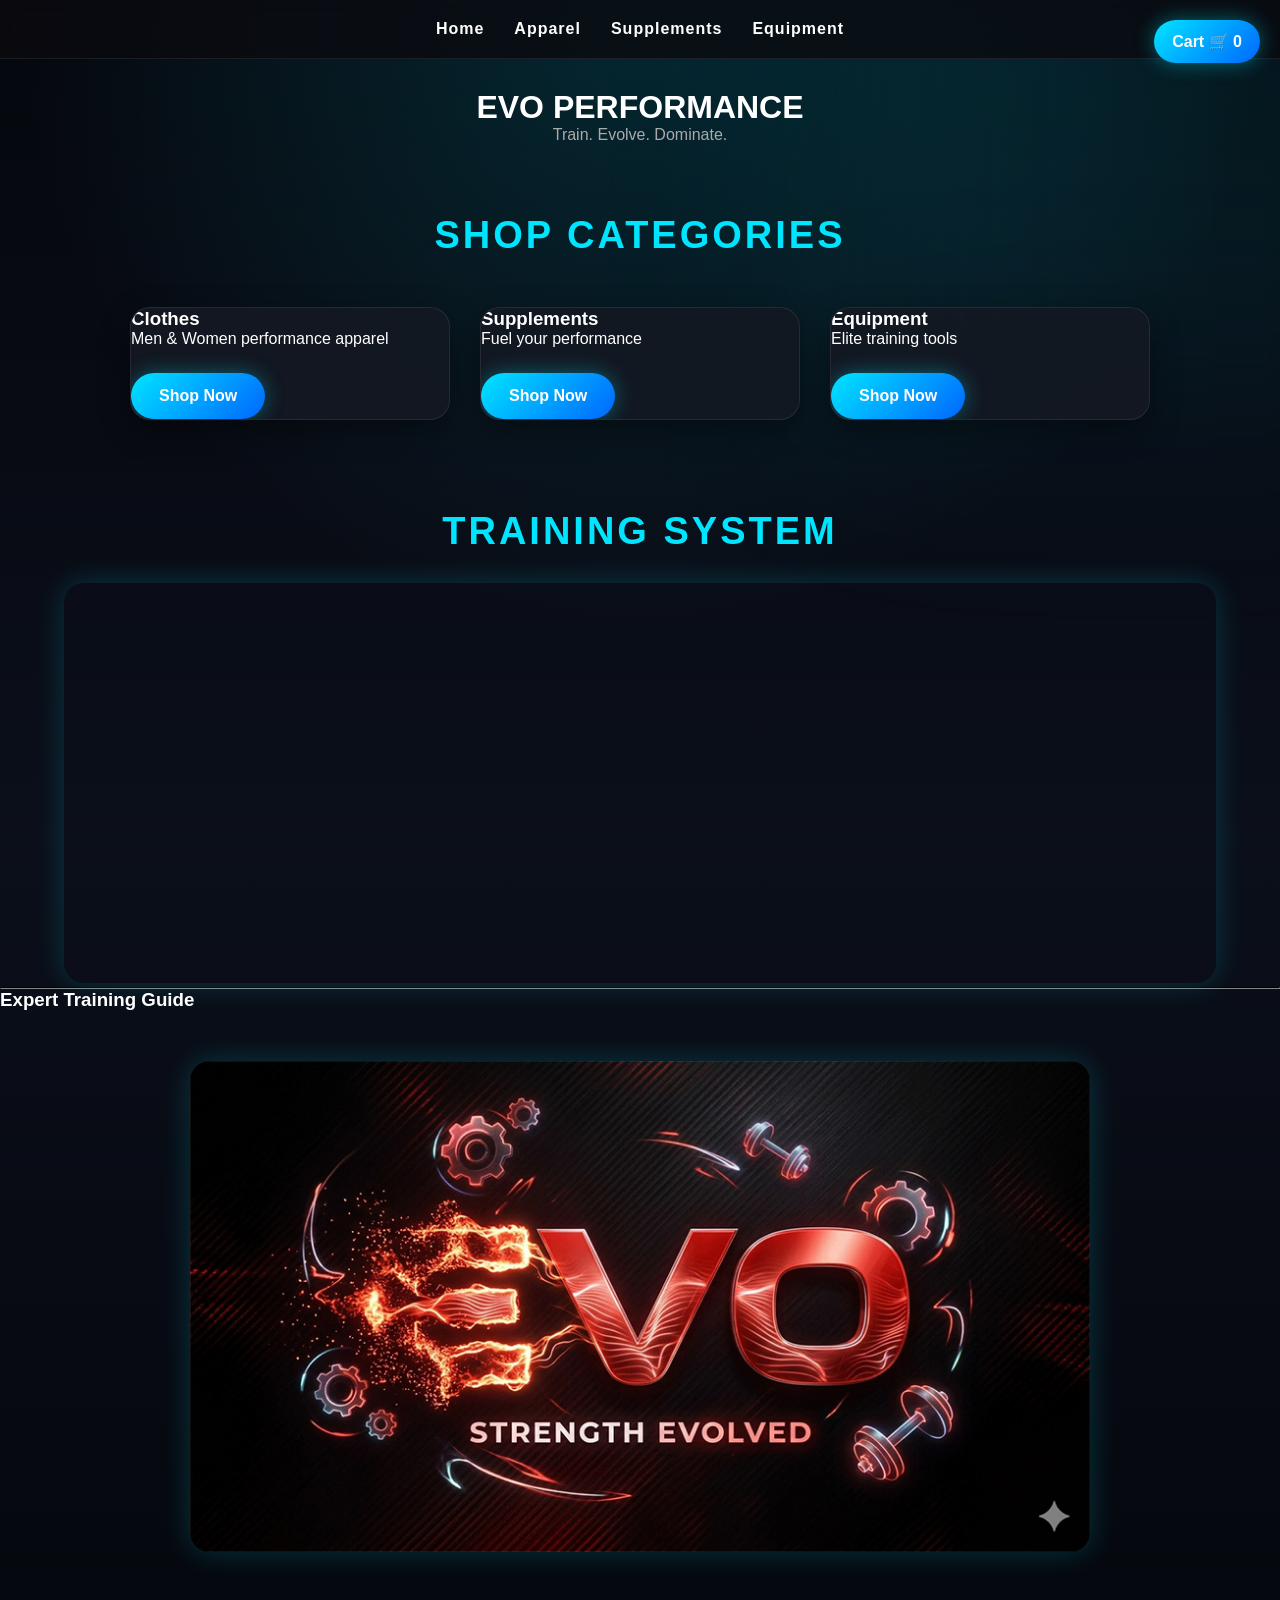
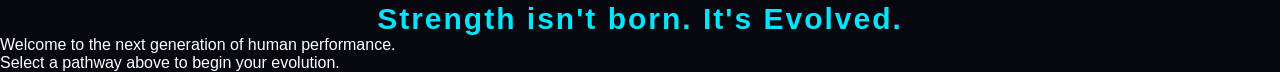
<file: index.html>
<!DOCTYPE html>
<html lang="en">
<head>
    <meta charset="UTF-8">
    <title>EVO - Performance Store</title>
    <link rel="stylesheet" href="style.css">
</head>

<body>

<!-- 🛒 CART -->
<a href="cart.html" class="cart-button">
    Cart 🛒 <span id="cart-count">0</span>
</a>

<!-- NAV -->
<nav>
    <a href="index.html">Home</a>
    <a href="pages/apparel.html">Apparel</a>
    <a href="pages/supplements.html">Supplements</a>
    <a href="pages/equipment.html">Equipment</a>
</nav>

<!-- HERO -->
<h1 style="text-align:center; margin-top:30px;">EVO PERFORMANCE</h1>
<p style="text-align:center; color:#aaa;">
    Train. Evolve. Dominate.
</p>

<!-- CATEGORY SECTION -->
<h2 class="section-title">Shop Categories</h2>

<div class="category-grid">

    <div class="category-card">
        <h3>Clothes</h3>
        <p>Men & Women performance apparel</p>
        <a href="pages/apparel.html" class="btn">Shop Now</a>
    </div>

    <div class="category-card">
        <h3>Supplements</h3>
        <p>Fuel your performance</p>
        <a href="pages/supplements.html" class="btn">Shop Now</a>
    </div>

    <div class="category-card">
        <h3>Equipment</h3>
        <p>Elite training tools</p>
        <a href="pages/equipment.html" class="btn">Shop Now</a>
    </div>

</div>

<!-- VIDEO -->
<h2 class="section-title">Training System</h2>

<div style="width:90%; margin:auto;">
    <iframe width="100%" height="400"
        src="https://www.youtube.com/embed/ml6cT4AZdqI"
        frameborder="0" allowfullscreen>
    </iframe>
</div>
<hr style="border-color: #333;">

    <h3>Expert Training Guide</h3>

    <div class="slideshow-container">
        <img class="slides" src="evo1.jpg" alt="EVO Fire Strength">
        <img class="slides" src="evo2.jpg" alt="EVO Neural Strength">
        <img class="slides" src="evo3.jpg" alt="EVO Logo Neon">
    </div>

    <script>
        let slideIndex = 0;
        showSlides();

        function showSlides() {
            let slides = document.getElementsByClassName("slides");

            // Safety check: If no images are found, don't run the script
            if (slides.length === 0) return;

            // Hide all images
            for (let i = 0; i < slides.length; i++) {
                slides[i].style.display = "none";
            }

            slideIndex++;

            // Reset back to the first image if we reach the end
            if (slideIndex > slides.length) {
                slideIndex = 1;
            }

            // Show the current image
            slides[slideIndex - 1].style.display = "block";

            // Change image every 3 seconds
            setTimeout(showSlides, 3000);
        }
    </script>

    <p class="tagline">Strength isn't born. It's Evolved.</p>

    <p>
        Welcome to the next generation of human performance.<br>
        Select a pathway above to begin your evolution.
    </p>

<script src="cart.js"></script>

</body>
</html>
</file>
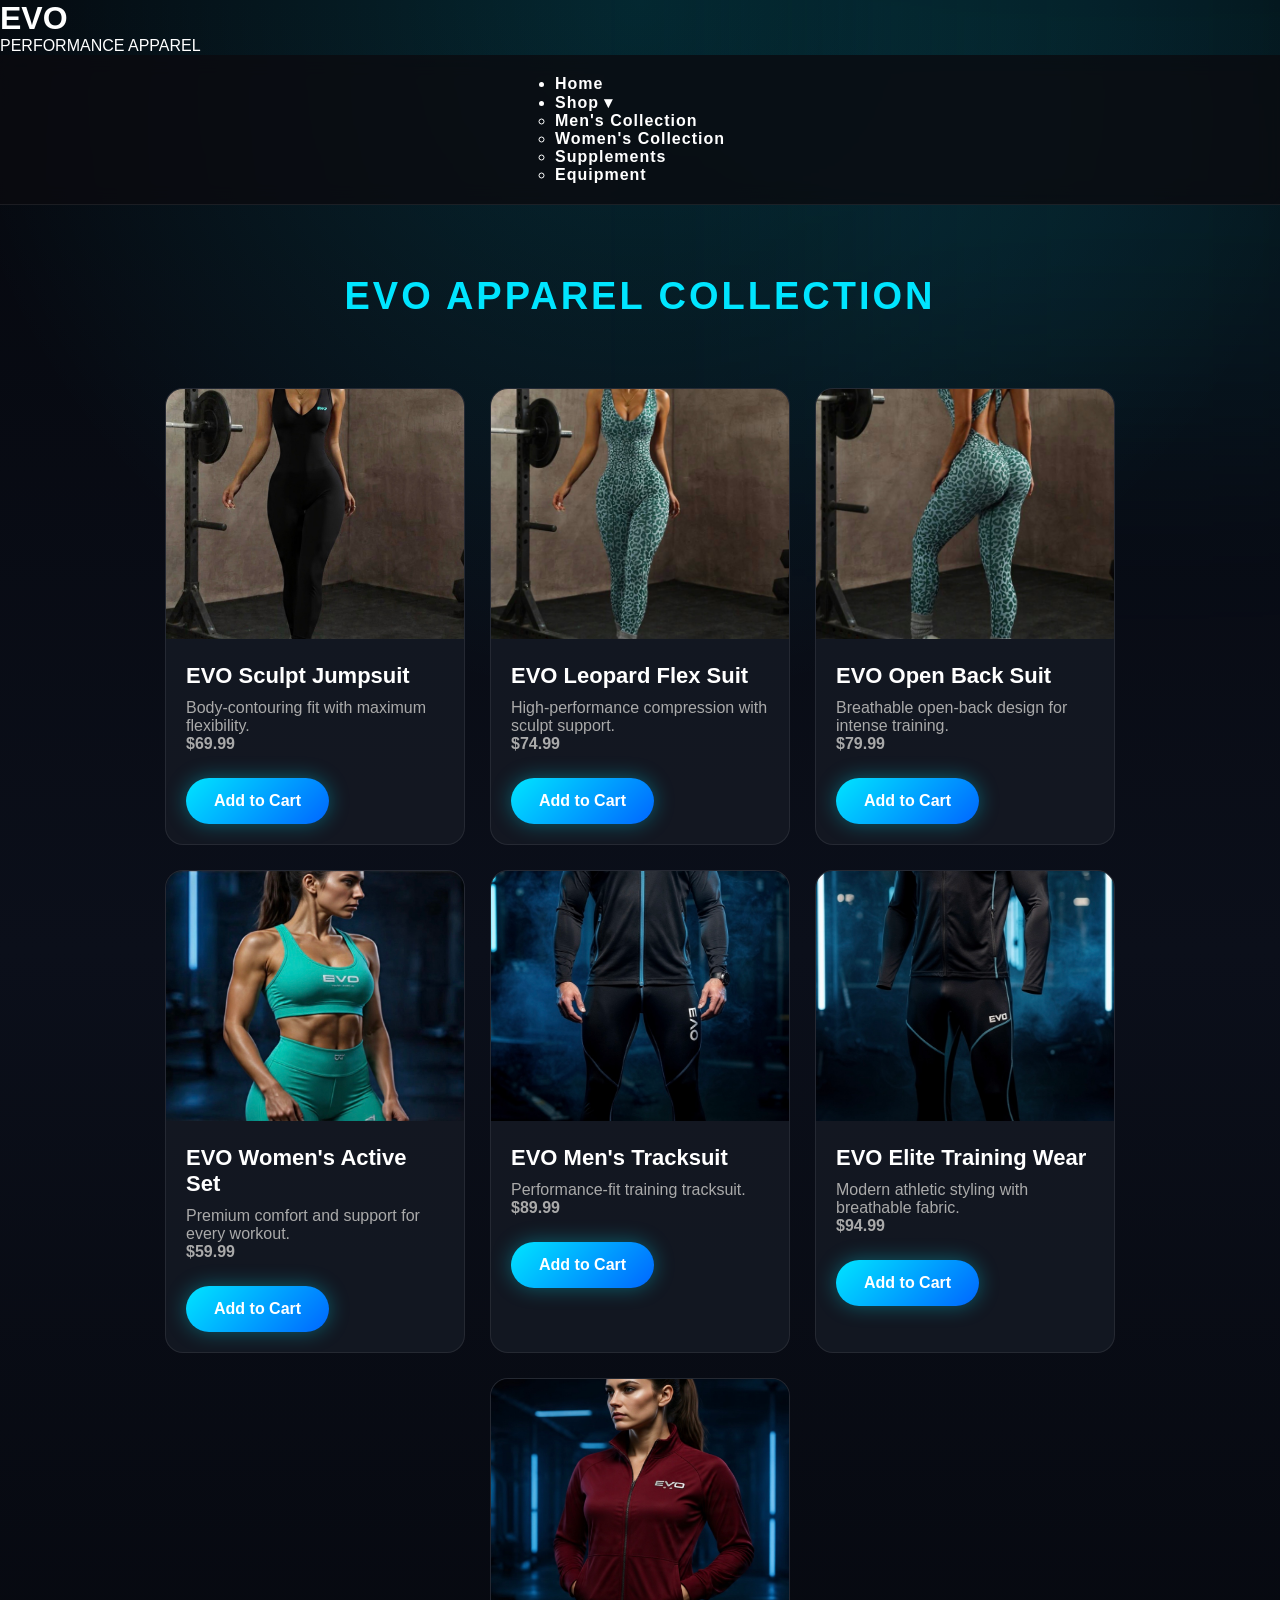
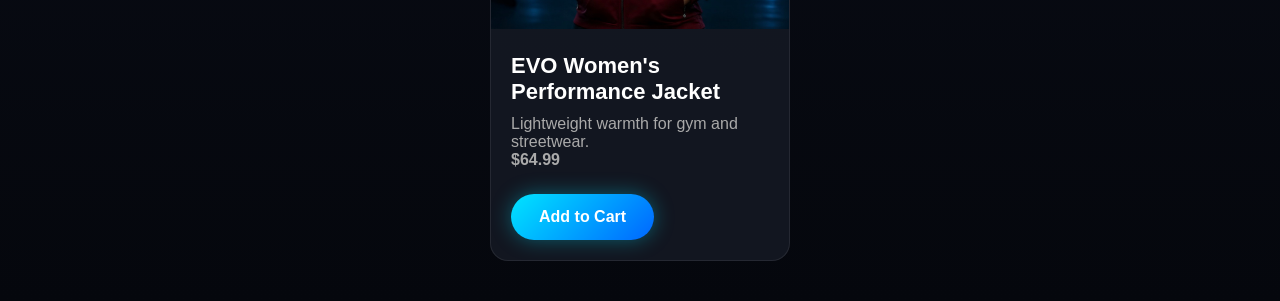
<file: apparel.html>
<!DOCTYPE html>
<html lang="en">
<head>
    <meta charset="UTF-8">
    <title>EVO - Apparel</title>
    <link rel="stylesheet" href="../style.css">
</head>
<body>

<header>
    <h1>EVO</h1>
    <p>PERFORMANCE APPAREL</p>
</header>

<nav>
    <ul class="main-nav">
        <li><a href="../index.html">Home</a></li>

        <li class="dropdown">
            <a href="#">Shop &#9662;</a>

            <ul class="submenu">
                <li><a href="mens.html">Men's Collection</a></li>
                <li><a href="womens.html">Women's Collection</a></li>
                <li><a href="supplements.html">Supplements</a></li>
                <li><a href="equipment.html">Equipment</a></li>
            </ul>
        </li>
    </ul>
</nav>

<div class="container">

    <h2 class="section-title">EVO Apparel Collection</h2>

    <div class="product-grid">

        <div class="product-card">
            <img src="../images/bljumper.jpg" alt="Black EVO Jumpsuit">

            <div class="product-info">
                <h4>EVO Sculpt Jumpsuit</h4>
                <p>Body-contouring fit with maximum flexibility.</p>
                <p><strong>$69.99</strong></p>

                <a href="#" class="btn">Add to Cart</a>
            </div>
        </div>

        <div class="product-card">
            <img src="../images/armyjump.jpg" alt="Army Leopard Jumpsuit">

            <div class="product-info">
                <h4>EVO Leopard Flex Suit</h4>
                <p>High-performance compression with sculpt support.</p>
                <p><strong>$74.99</strong></p>

                <a href="#" class="btn">Add to Cart</a>
            </div>
        </div>

        <div class="product-card">
            <img src="../images/backarmy.jpg" alt="Back View Jumpsuit">

            <div class="product-info">
                <h4>EVO Open Back Suit</h4>
                <p>Breathable open-back design for intense training.</p>
                <p><strong>$79.99</strong></p>

                <a href="#" class="btn">Add to Cart</a>
            </div>
        </div>

        <div class="product-card">
            <img src="../images/greenwomenset.jpg" alt="Women's Set">

            <div class="product-info">
                <h4>EVO Women's Active Set</h4>
                <p>Premium comfort and support for every workout.</p>
                <p><strong>$59.99</strong></p>

                <a href="#" class="btn">Add to Cart</a>
            </div>
        </div>

        <div class="product-card">
            <img src="../images/mensu.jpg" alt="Men Tracksuit">

            <div class="product-info">
                <h4>EVO Men's Tracksuit</h4>
                <p>Performance-fit training tracksuit.</p>
                <p><strong>$89.99</strong></p>

                <a href="#" class="btn">Add to Cart</a>
            </div>
        </div>

        <div class="product-card">
            <img src="../images/mensut.jpg" alt="Men Tracksuit Side">

            <div class="product-info">
                <h4>EVO Elite Training Wear</h4>
                <p>Modern athletic styling with breathable fabric.</p>
                <p><strong>$94.99</strong></p>

                <a href="#" class="btn">Add to Cart</a>
            </div>
        </div>

        <div class="product-card">
            <img src="../images/redwswter.jpg" alt="Women's Jacket">

            <div class="product-info">
                <h4>EVO Women's Performance Jacket</h4>
                <p>Lightweight warmth for gym and streetwear.</p>
                <p><strong>$64.99</strong></p>

                <a href="#" class="btn">Add to Cart</a>
            </div>
        </div>

    </div>
</div>

</body>
</html>
</file>
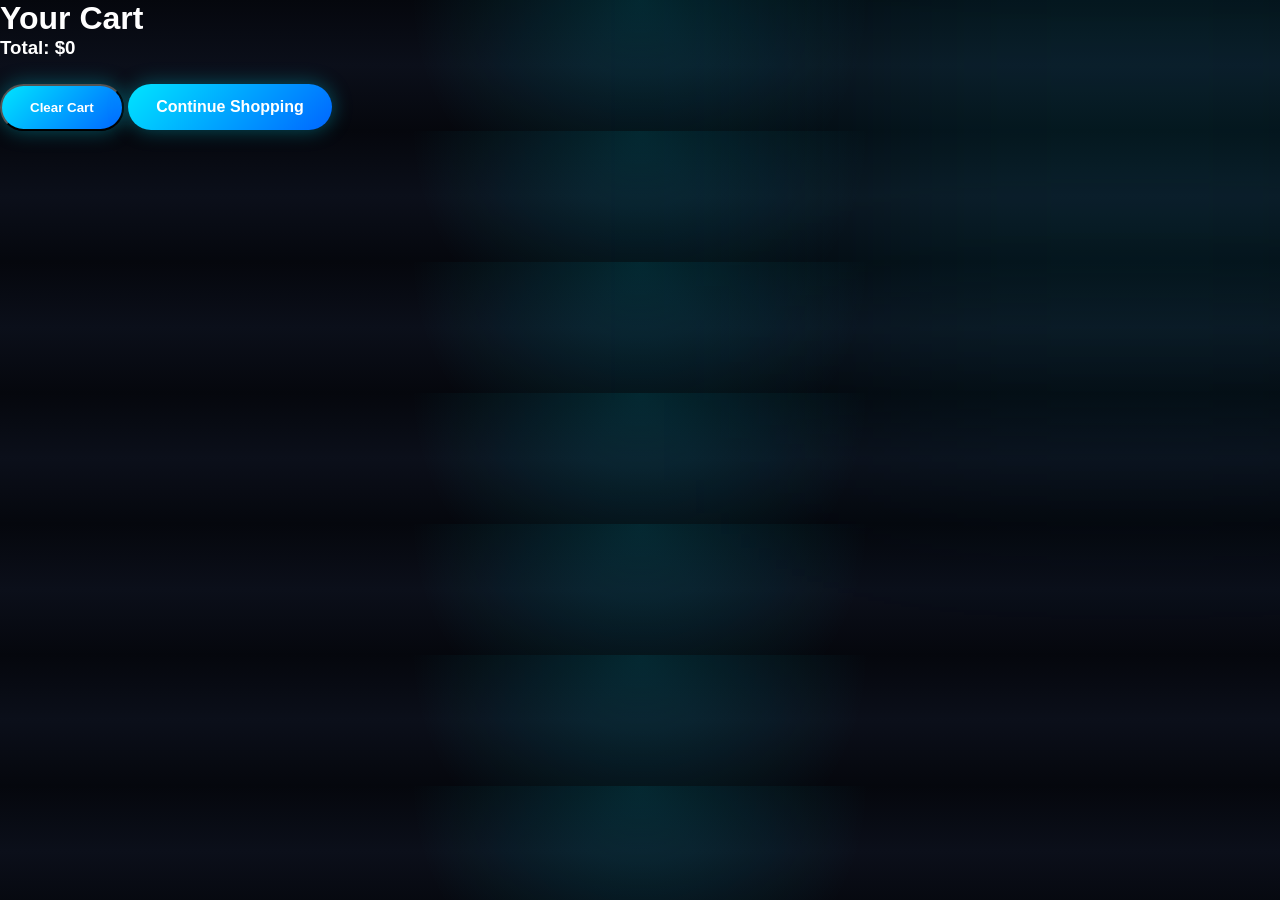
<file: cart.html>
<!DOCTYPE html>
<html>
<head>
    <title>Your Cart</title>
    <link rel="stylesheet" href="style.css">
</head>
<body>

<h1>Your Cart</h1>

<div id="cart-items"></div>

<h3 id="total"></h3>

<button onclick="clearCart()" class="btn">Clear Cart</button>

<a href="index.html" class="btn">Continue Shopping</a>

<script src="cart.js"></script>

<script>
let cart = JSON.parse(localStorage.getItem("cart")) || [];

let container = document.getElementById("cart-items");
let total = 0;

cart.forEach(item => {
    let div = document.createElement("div");
    div.innerHTML = item.name + " - $" + item.price;
    container.appendChild(div);
    total += item.price;
});

document.getElementById("total").innerText = "Total: $" + total;
</script>

</body>
</html>
</file>
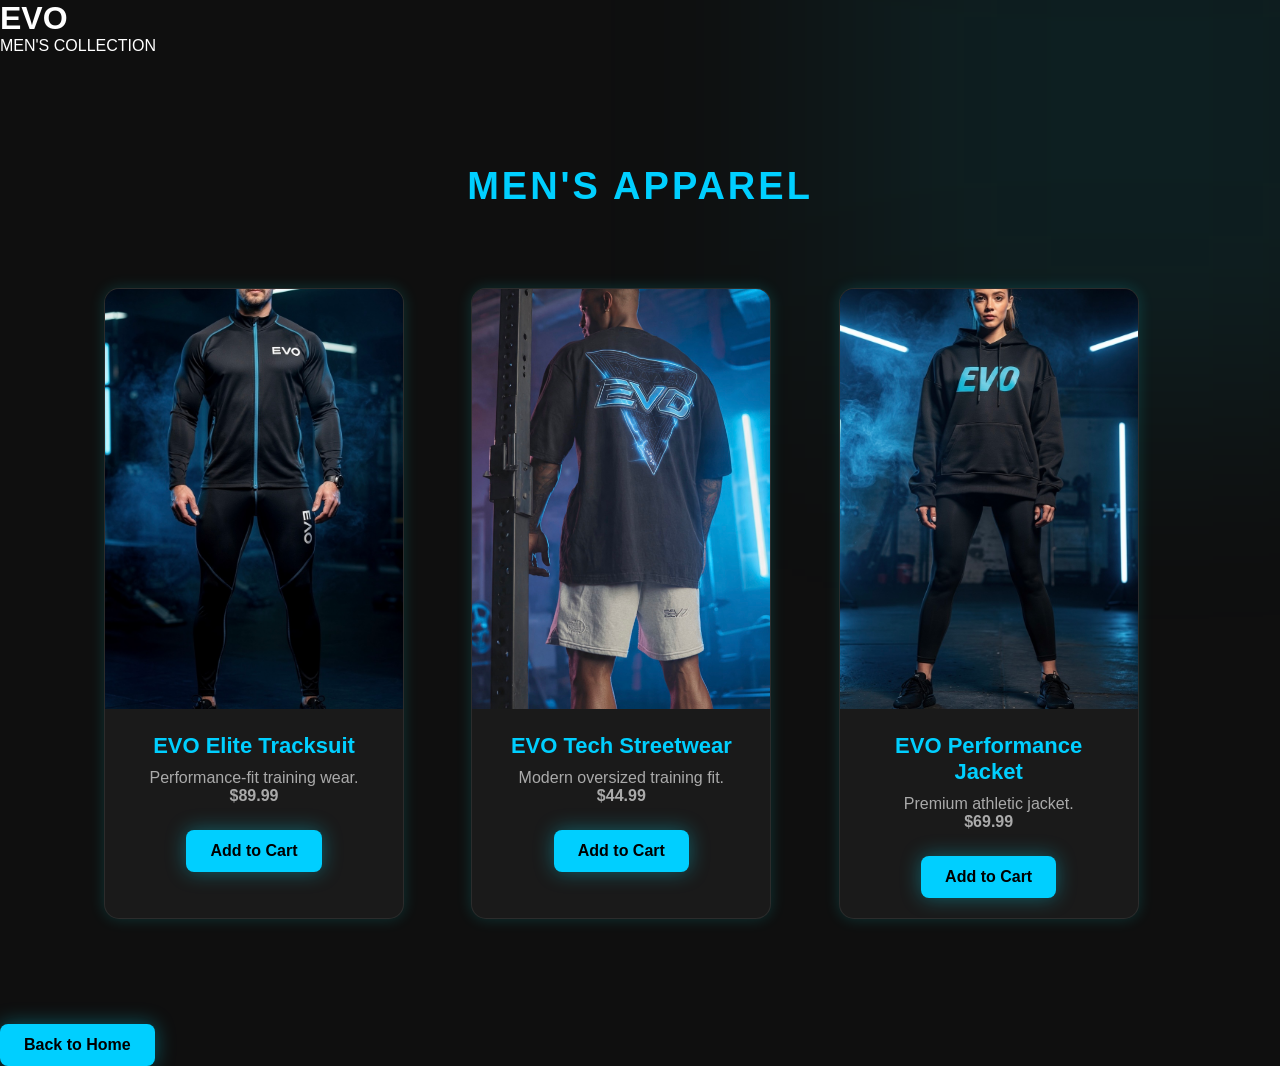
<file: mens.html>
<!DOCTYPE html>
<html lang="en">
<head>
    <meta charset="UTF-8">
    <title>EVO - Men's Collection</title>
    <link rel="stylesheet" href="../style.css">

    <style>
        body {
            background: #0f0f0f;
            color: white;
            font-family: Arial, sans-serif;
        }

        .container {
            width: 90%;
            margin: auto;
            padding: 40px 0;
        }

        .section-title {
            text-align: center;
            font-size: 38px;
            margin-bottom: 40px;
            color: #00cfff;
        }

        .product-grid {
            display: grid;
            grid-template-columns: repeat(auto-fit, minmax(280px, 1fr));
            gap: 30px;
        }

        .product-card {
            background: #1a1a1a;
            border-radius: 15px;
            overflow: hidden;
            transition: 0.3s;
            box-shadow: 0 0 15px rgba(0,255,255,0.15);
        }

        .product-card:hover {
            transform: translateY(-8px);
            box-shadow: 0 0 25px rgba(0,255,255,0.4);
        }

        .product-card img {
            width: 100%;
            height: 420px;
            object-fit: cover;
        }

        .product-info {
            padding: 20px;
            text-align: center;
        }

        .product-info h4 {
            font-size: 22px;
            margin-bottom: 10px;
            color: #00cfff;
        }

        .btn {
            display: inline-block;
            padding: 12px 24px;
            background: #00cfff;
            color: black;
            text-decoration: none;
            border-radius: 8px;
            font-weight: bold;
        }

        .btn:hover {
            background: white;
        }
    </style>
</head>

<body>

<header>
    <h1>EVO</h1>
    <p>MEN'S COLLECTION</p>
</header>

<div class="container">

    <h2 class="section-title">Men's Apparel</h2>

    <div class="product-grid">

        <div class="product-card">
            <img src="../images/mensu.jpg" alt="">
            <div class="product-info">
                <h4>EVO Elite Tracksuit</h4>
                <p>Performance-fit training wear.</p>
                <p><strong>$89.99</strong></p>
                <a href="#" class="btn">Add to Cart</a>
            </div>
        </div>

        <div class="product-card">
            <img src="../images/IMG_1069.jpg" alt="">
            <div class="product-info">
                <h4>EVO Tech Streetwear</h4>
                <p>Modern oversized training fit.</p>
                <p><strong>$44.99</strong></p>
                <a href="#" class="btn">Add to Cart</a>
            </div>
        </div>

        <div class="product-card">
            <img src="../images/sudadera.jpg" alt="">
            <div class="product-info">
                <h4>EVO Performance Jacket</h4>
                <p>Premium athletic jacket.</p>
                <p><strong>$69.99</strong></p>
                <a href="#" class="btn">Add to Cart</a>
            </div>
        </div>

    </div>
</div>

        <a href="../index.html" class="btn">Back to Home</a>
    </div>
</body>
</html>
</file>
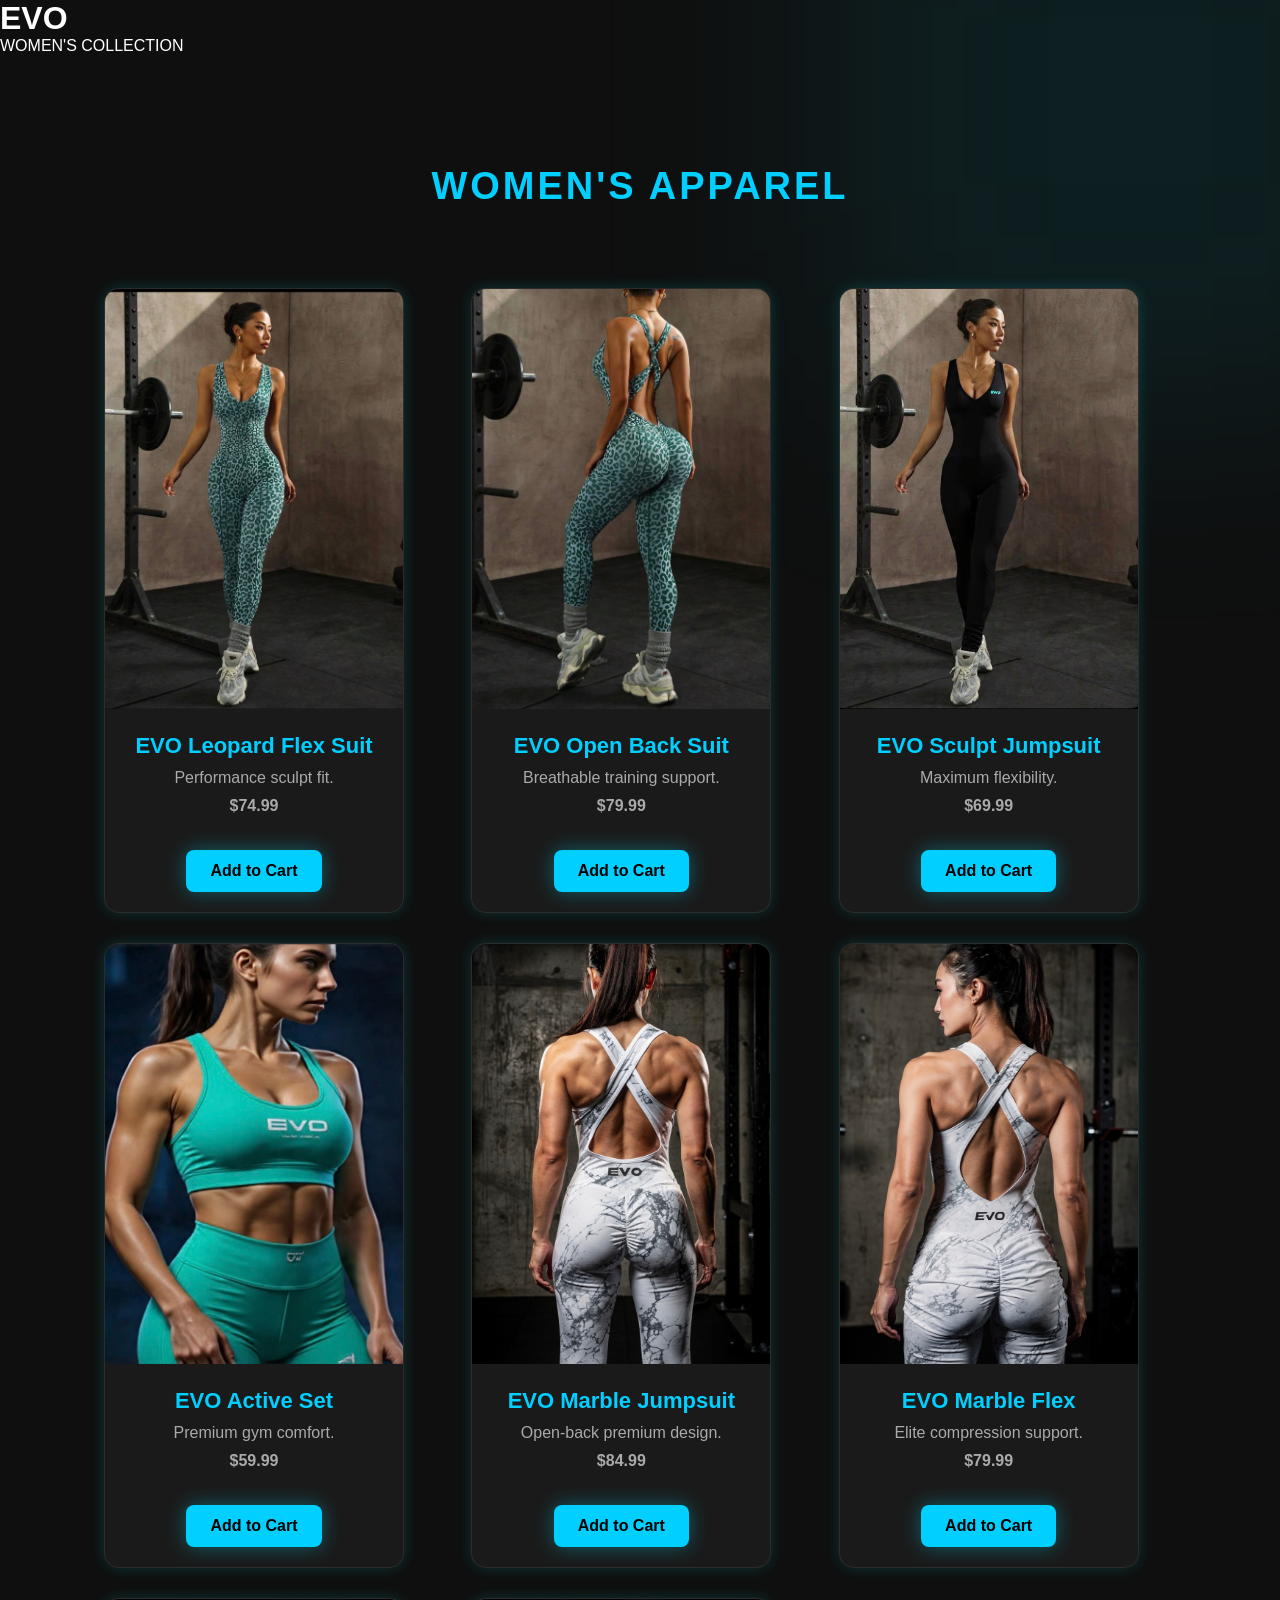
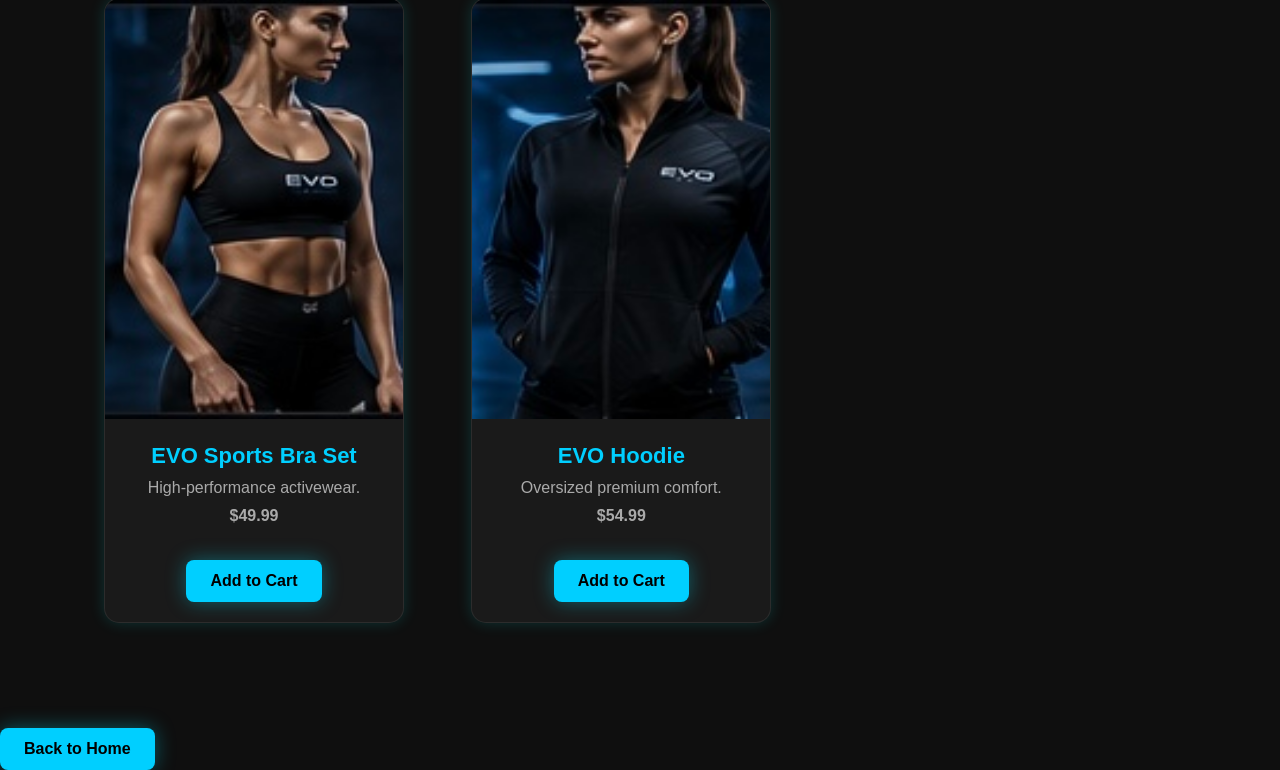
<file: womens.html>
<!DOCTYPE html>
<html lang="en">
<head>
    <meta charset="UTF-8">
    <title>EVO - Women's Collection</title>
    <link rel="stylesheet" href="../style.css">

    <style>
        body {
            background: #0f0f0f;
            color: white;
            font-family: Arial, sans-serif;
        }

        .container {
            width: 90%;
            margin: auto;
            padding: 40px 0;
        }

        .section-title {
            text-align: center;
            font-size: 38px;
            margin-bottom: 40px;
            color: #00cfff;
        }

        .product-grid {
            display: grid;
            grid-template-columns: repeat(auto-fit, minmax(280px, 1fr));
            gap: 30px;
        }

        .product-card {
            background: #1a1a1a;
            border-radius: 15px;
            overflow: hidden;
            transition: 0.3s;
            box-shadow: 0 0 15px rgba(0,255,255,0.15);
        }

        .product-card:hover {
            transform: translateY(-8px);
            box-shadow: 0 0 25px rgba(0,255,255,0.4);
        }

        .product-card img {
            width: 100%;
            height: 420px;
            object-fit: cover;
        }

        .product-info {
            padding: 20px;
            text-align: center;
        }

        .product-info h4 {
            font-size: 22px;
            margin-bottom: 10px;
            color: #00cfff;
        }

        .product-info p {
            margin-bottom: 10px;
        }

        .btn {
            display: inline-block;
            padding: 12px 24px;
            background: #00cfff;
            color: black;
            text-decoration: none;
            border-radius: 8px;
            font-weight: bold;
            transition: 0.3s;
        }

        .btn:hover {
            background: white;
        }
    </style>
</head>

<body>

<header>
    <h1>EVO</h1>
    <p>WOMEN'S COLLECTION</p>
</header>

<div class="container">

    <h2 class="section-title">Women's Apparel</h2>

    <div class="product-grid">

        <div class="product-card">
            <img src="../images/armyjump.jpg" alt="">
            <div class="product-info">
                <h4>EVO Leopard Flex Suit</h4>
                <p>Performance sculpt fit.</p>
                <p><strong>$74.99</strong></p>
                <a href="#" class="btn">Add to Cart</a>
            </div>
        </div>

        <div class="product-card">
            <img src="../images/backarmy.jpg" alt="">
            <div class="product-info">
                <h4>EVO Open Back Suit</h4>
                <p>Breathable training support.</p>
                <p><strong>$79.99</strong></p>
                <a href="#" class="btn">Add to Cart</a>
            </div>
        </div>

        <div class="product-card">
            <img src="../images/bljumper.jpg" alt="">
            <div class="product-info">
                <h4>EVO Sculpt Jumpsuit</h4>
                <p>Maximum flexibility.</p>
                <p><strong>$69.99</strong></p>
                <a href="#" class="btn">Add to Cart</a>
            </div>
        </div>

        <div class="product-card">
            <img src="../images/greenwomenset.jpg" alt="">
            <div class="product-info">
                <h4>EVO Active Set</h4>
                <p>Premium gym comfort.</p>
                <p><strong>$59.99</strong></p>
                <a href="#" class="btn">Add to Cart</a>
            </div>
        </div>

        <div class="product-card">
            <img src="../images/whjump.jpg" alt="">
            <div class="product-info">
                <h4>EVO Marble Jumpsuit</h4>
                <p>Open-back premium design.</p>
                <p><strong>$84.99</strong></p>
                <a href="#" class="btn">Add to Cart</a>
            </div>
        </div>

        <div class="product-card">
            <img src="../images/wjumper.jpg" alt="">
            <div class="product-info">
                <h4>EVO Marble Flex</h4>
                <p>Elite compression support.</p>
                <p><strong>$79.99</strong></p>
                <a href="#" class="btn">Add to Cart</a>
            </div>
        </div>

        <div class="product-card">
            <img src="../images/womenset.jpg" alt="">
            <div class="product-info">
                <h4>EVO Sports Bra Set</h4>
                <p>High-performance activewear.</p>
                <p><strong>$49.99</strong></p>
                <a href="#" class="btn">Add to Cart</a>
            </div>
        </div>

        <div class="product-card">
            <img src="../images/wsweter.jpg" alt="">
            <div class="product-info">
                <h4>EVO Hoodie</h4>
                <p>Oversized premium comfort.</p>
                <p><strong>$54.99</strong></p>
                <a href="#" class="btn">Add to Cart</a>
            </div>
        </div>

    </div>
</div>

        <a href="../index.html" class="btn">Back to Home</a>
    </div>
</body>
</html>
</file>
<file: style.css>
/* ===== GLOBAL ===== */
* {
    margin: 0;
    padding: 0;
    box-sizing: border-box;
}

body {
    font-family: Arial, sans-serif;
    background:
        radial-gradient(circle at top, rgba(0,229,255,0.15), transparent 35%),
        linear-gradient(to bottom, #05070d, #0b0f1a, #05070d);
    color: white;
    overflow-x: hidden;
}

/* ===== GLOW EFFECT ===== */
body::before {
    content: "";
    position: fixed;
    width: 600px;
    height: 600px;
    background: rgba(0,229,255,0.08);
    filter: blur(120px);
    top: -200px;
    right: -150px;
    z-index: -1;
}

/* ===== NAVIGATION ===== */
nav {
    display: flex;
    justify-content: center;
    gap: 30px;
    padding: 20px;
    background: rgba(10,10,15,0.8);
    backdrop-filter: blur(10px);
    border-bottom: 1px solid rgba(255,255,255,0.08);
    position: sticky;
    top: 0;
    z-index: 999;
}

nav a {
    color: white;
    text-decoration: none;
    font-weight: bold;
    letter-spacing: 1px;
    transition: 0.3s;
}

nav a:hover {
    color: #00e5ff;
    text-shadow: 0 0 10px #00e5ff;
}

/* ===== HERO ===== */
.hero {
    height: 90vh;
    background:
        linear-gradient(rgba(0,0,0,0.65), rgba(0,0,0,0.75)),
        url("images/evo-hero.jpg") center/cover no-repeat;
    display: flex;
    justify-content: center;
    align-items: center;
    text-align: center;
    padding: 20px;
}

.hero-content h1 {
    font-size: 70px;
    letter-spacing: 6px;
    color: #00e5ff;
    text-shadow: 0 0 20px rgba(0,229,255,0.8);
}

.hero-content p {
    margin-top: 15px;
    font-size: 22px;
    color: #ddd;
    letter-spacing: 2px;
}

/* ===== BUTTONS ===== */
.btn {
    display: inline-block;
    margin-top: 25px;
    padding: 14px 28px;
    border-radius: 50px;
    background: linear-gradient(135deg, #00e5ff, #0066ff);
    color: white;
    text-decoration: none;
    font-weight: bold;
    transition: 0.3s;
    box-shadow: 0 0 20px rgba(0,229,255,0.35);
}

.btn:hover {
    transform: translateY(-3px) scale(1.05);
    box-shadow: 0 0 30px rgba(0,229,255,0.7);
}

/* ===== CART ===== */
.cart-button {
    position: fixed;
    top: 20px;
    right: 20px;
    background: linear-gradient(135deg, #00e5ff, #0066ff);
    padding: 12px 18px;
    border-radius: 50px;
    color: white;
    text-decoration: none;
    font-weight: bold;
    box-shadow: 0 0 20px rgba(0,229,255,0.4);
    z-index: 1000;
}

/* ===== SECTIONS ===== */
.section-title {
    text-align: center;
    margin-top: 70px;
    margin-bottom: 30px;
    font-size: 38px;
    color: #00e5ff;
    text-transform: uppercase;
    letter-spacing: 3px;
}

/* ===== CATEGORY GRID ===== */
.category-grid {
    display: flex;
    justify-content: center;
    gap: 30px;
    flex-wrap: wrap;
    padding: 20px;
}

.category-card {
    width: 320px;
    background: rgba(20,25,35,0.9);
    border: 1px solid rgba(255,255,255,0.08);
    border-radius: 20px;
    overflow: hidden;
    transition: 0.4s;
    box-shadow: 0 10px 30px rgba(0,0,0,0.4);
}

.category-card:hover {
    transform: translateY(-10px);
    border-color: #00e5ff;
    box-shadow: 0 0 30px rgba(0,229,255,0.35);
}

.category-card img {
    width: 100%;
    height: 220px;
    object-fit: cover;
}

.category-content {
    padding: 20px;
    text-align: center;
}

.category-content h3 {
    font-size: 28px;
    margin-bottom: 10px;
}

.category-content p {
    color: #aaa;
}

/* ===== VIDEO ===== */
.video-section {
    width: 90%;
    margin: auto;
    margin-top: 50px;
}

iframe {
    border-radius: 20px;
    box-shadow: 0 0 30px rgba(0,229,255,0.2);
}

/* ===== SLIDESHOW ===== */
.slideshow-container {
    width: 90%;
    max-width: 900px;
    margin: 50px auto;
    overflow: hidden;
    border-radius: 20px;
    box-shadow: 0 0 30px rgba(0,229,255,0.2);
}

.slides {
    width: 100%;
    display: none;
    border-radius: 20px;
}

/* ===== TAGLINE ===== */
.tagline {
    text-align: center;
    font-size: 30px;
    margin-top: 30px;
    color: #00e5ff;
    font-weight: bold;
    letter-spacing: 2px;
}

/* ===== PRODUCT CARDS ===== */
.product-grid {
    display: flex;
    justify-content: center;
    flex-wrap: wrap;
    gap: 25px;
    padding: 40px;
}

.product-card {
    width: 300px;
    background: rgba(20,25,35,0.9);
    border-radius: 18px;
    overflow: hidden;
    transition: 0.4s;
    border: 1px solid rgba(255,255,255,0.08);
}

.product-card:hover {
    transform: scale(1.04);
    border-color: #00e5ff;
    box-shadow: 0 0 25px rgba(0,229,255,0.35);
}

.product-card img {
    width: 100%;
    height: 250px;
    object-fit: cover;
}

.product-info {
    padding: 20px;
}

.product-info h4 {
    margin-bottom: 10px;
    font-size: 22px;
}

.product-info p {
    color: #aaa;
}

/* ===== TABLE ===== */
table {
    background: rgba(20,25,35,0.9);
    border-radius: 16px;
    overflow: hidden;
}

th {
    background: linear-gradient(135deg, #00e5ff, #0066ff);
}

td, th {
    padding: 15px;
}

/* ===== FOOTER ===== */
footer {
    text-align: center;
    padding: 40px;
    margin-top: 80px;
    color: #777;
}
</file>
